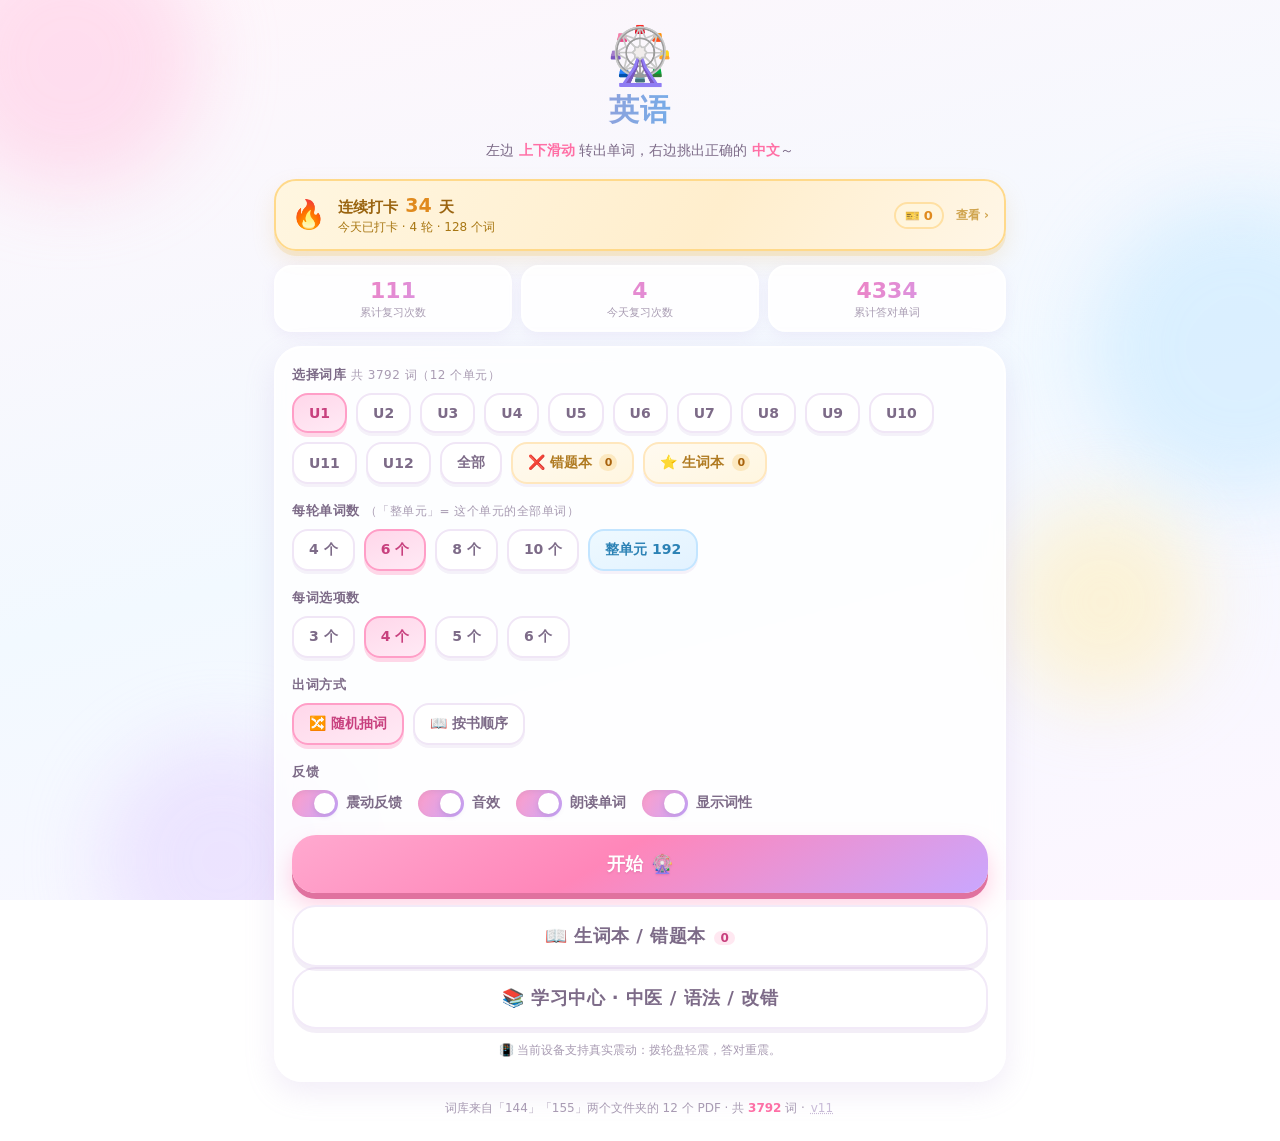
<file: index.html>
<!DOCTYPE html>
<html lang="zh-CN">
<head>
<meta charset="utf-8">
<meta name="viewport" content="width=device-width, initial-scale=1.0, maximum-scale=1.0, user-scalable=no, viewport-fit=cover">
<meta name="theme-color" content="#ffe3f1">
<meta name="apple-mobile-web-app-capable" content="yes">
<meta name="mobile-web-app-capable" content="yes">
<meta name="apple-mobile-web-app-title" content="英语轮盘">
<meta name="apple-mobile-web-app-status-bar-style" content="default">
<title>🎡 英语 · 单词轮盘</title>
<link rel="manifest" href="manifest.webmanifest">
<link rel="icon" type="image/png" href="icon-192.png">
<link rel="apple-touch-icon" href="apple-touch-icon.png">
<link rel="stylesheet" href="styles.css">
</head>
<body>

<!-- 背景装饰 -->
<div class="bg" aria-hidden="true">
  <span class="blob b1"></span>
  <span class="blob b2"></span>
  <span class="blob b3"></span>
  <span class="blob b4"></span>
</div>

<!-- ============ 首页 ============ -->
<section id="screen-menu" class="screen screen-menu is-active">
  <header class="hero">
    <div class="hero-emoji">🎡</div>
    <h1>英语</h1>
    <p class="hero-sub">左边 <b>上下滑动</b> 转出单词，右边挑出正确的 <b>中文</b>～</p>
  </header>

  <button class="checkin-card" id="checkinCard">
    <span class="cc-emoji" id="ccEmoji">📅</span>
    <span class="cc-main">
      <span class="cc-title">连续打卡 <b id="ccStreak">0</b> 天</span>
      <span class="cc-sub" id="ccToday">今天还没打卡，玩一轮就行～</span>
    </span>
    <span class="cc-cards" id="ccCardsWrap">🎫 <b id="ccCards">0</b></span>
    <span class="cc-go">查看 ›</span>
  </button>

  <div class="counter-strip" id="counterStrip">
    <div class="count-item">
      <span class="count-num" id="cTotal">0</span>
      <span class="count-lab">累计复习次数</span>
    </div>
    <div class="count-item">
      <span class="count-num" id="cToday">0</span>
      <span class="count-lab">今天复习次数</span>
    </div>
    <div class="count-item">
      <span class="count-num" id="cWords">0</span>
      <span class="count-lab">累计答对单词</span>
    </div>
  </div>

  <div class="panel">
    <div class="field">
      <div class="label">选择词库 <span class="hint" id="bankHint"></span></div>
      <div class="chips" id="unitChips"></div>
    </div>

    <div class="field">
      <div class="label">每轮单词数 <span class="hint">（「整单元」= 这个单元的全部单词）</span></div>
      <div class="chips" id="sizeChips">
        <button class="chip" data-size="4">4 个</button>
        <button class="chip" data-size="6">6 个</button>
        <button class="chip" data-size="8">8 个</button>
        <button class="chip" data-size="10">10 个</button>
        <button class="chip chip-all" data-size="ALL" id="chipSizeAll">整单元 0</button>
      </div>
    </div>

    <div class="field">
      <div class="label">每词选项数</div>
      <div class="chips" id="optChips">
        <button class="chip" data-opts="3">3 个</button>
        <button class="chip" data-opts="4">4 个</button>
        <button class="chip" data-opts="5">5 个</button>
        <button class="chip" data-opts="6">6 个</button>
      </div>
    </div>

    <div class="field">
      <div class="label">出词方式</div>
      <div class="chips" id="modeChips">
        <button class="chip" data-mode="random">🔀 随机抽词</button>
        <button class="chip" data-mode="order">📖 按书顺序</button>
      </div>
      <p class="order-note" id="orderNote" hidden></p>
    </div>

    <div class="field">
      <div class="label">反馈</div>
      <div class="switches">
        <label class="switch"><input type="checkbox" id="swHaptics"><span class="track"><span class="knob"></span></span><span class="switch-text">震动反馈</span></label>
        <label class="switch"><input type="checkbox" id="swSound"><span class="track"><span class="knob"></span></span><span class="switch-text">音效</span></label>
        <label class="switch"><input type="checkbox" id="swSpeak"><span class="track"><span class="knob"></span></span><span class="switch-text">朗读单词</span></label>
        <label class="switch"><input type="checkbox" id="swPos"><span class="track"><span class="knob"></span></span><span class="switch-text">显示词性</span></label>
      </div>
    </div>

    <button class="btn btn-primary btn-big" id="btnStart">开始 🎡</button>
    <button class="btn btn-ghost btn-big btn-book" id="btnBook">📖 生词本 / 错题本 <b class="cnt" id="cntBook">0</b></button>
    <a class="btn btn-ghost btn-big" id="btnStudy" href="study.html" style="display:flex;align-items:center;justify-content:center;text-decoration:none">📚 学习中心 · 中医 / 语法 / 改错</a>
    <p class="tiny-note" id="hapticNote"></p>
  </div>

  <footer class="foot">词库来自「144」「155」两个文件夹的 12 个 PDF · 共 <b id="totalWords">0</b> 词 · <span id="appVer" class="app-ver" title="点一下可清除旧缓存并刷新">v11</span></footer>
</section>

<!-- ============ 游戏页：左轮盘 + 右选项 ============ -->
<section id="screen-game" class="screen screen-game">
  <header class="topbar">
    <button class="icon-btn" id="btnBack" aria-label="返回">←</button>
    <div class="topbar-mid">
      <div class="tb-title" id="tbTitle">U1</div>
      <div class="tb-sub" id="tbSub">还剩 0 个词</div>
    </div>
    <button class="icon-btn" id="btnSpeak" aria-label="朗读当前单词">🔊</button>
  </header>

  <div class="statbar">
    <div class="stat"><span class="stat-k">连击</span><span class="stat-v" id="statCombo">×0</span></div>
    <div class="stat"><span class="stat-k">用时</span><span class="stat-v" id="statTime">0:00</span></div>
    <div class="stat"><span class="stat-k">得分</span><span class="stat-v" id="statScore">0</span></div>
  </div>

  <div class="progress"><span id="progressBar"></span></div>

  <main class="spin-stage">
    <section class="drum-col">
      <div class="drum-wrap" id="drumWrap" aria-label="单词轮盘，上下滑动切换">
        <div class="drum-band" aria-hidden="true"></div>
        <ul class="drum" id="drum"></ul>
        <span class="drum-arrow up" aria-hidden="true">︿</span>
        <span class="drum-arrow down" aria-hidden="true">﹀</span>
      </div>
      <p class="drum-hint" id="drumHint">上下滑动切换单词</p>
    </section>

    <section class="quiz-col" id="quizCol">
      <div class="quiz-head" id="quizHead"><span id="quizNo">1 / 6</span> · 选一个正确的中文</div>
      <div class="opts" id="opts"></div>
      <div class="quiz-feed" id="quizFeed"><span class="feed-bubble" id="feedBubble"></span></div>
    </section>
  </main>

  <!-- 例句：答对后出现在轮盘下面 -->
  <aside class="sentence-card" id="sentenceCard" hidden>
    <div class="sc-top">
      <span class="sc-tag" id="scTag">例句</span>
      <button type="button" class="sc-say" id="btnSaySentence">🔊 朗读</button>
    </div>
    <p class="sc-en" id="scEn"></p>
    <p class="sc-zh" id="scZh"></p>
  </aside>

  <div class="gamebar segbar" id="segBar" hidden>
    <button class="btn btn-ghost" id="btnPrevSeg">⏮ 上一段</button>
    <button class="btn btn-ghost" id="btnNextSeg">⏭ 下一段</button>
  </div>

  <div class="gamebar">
    <button class="btn btn-ghost" id="btnRestart">↻ 重开本轮</button>
    <button class="btn btn-ghost" id="btnHome">🏠 主菜单</button>
  </div>
</section>

<!-- ============ 生词本 / 错题本 ============ -->
<section id="screen-book" class="screen screen-book">
  <header class="topbar">
    <button class="icon-btn" id="btnBookBack" aria-label="返回">←</button>
    <div class="topbar-mid">
      <div class="tb-title">📖 生词本 / 错题本</div>
      <div class="tb-sub" id="bookSub">共 0 个词</div>
    </div>
    <button class="icon-btn" id="btnBookClear" aria-label="清空当前分类">🗑️</button>
  </header>

  <div class="chips book-tabs" id="bookTabs">
    <button class="chip" data-tab="all">全部 <b class="cnt" id="tabAllCnt">0</b></button>
    <button class="chip" data-tab="wrong">❌ 错题 <b class="cnt" id="tabWrongCnt">0</b></button>
    <button class="chip" data-tab="star">⭐ 收藏 <b class="cnt" id="tabStarCnt">0</b></button>
  </div>

  <p class="book-tip" id="bookTip">点一行可以听发音 · ❌ 是点错过的词（答对会自动减少，掌握后自动移出）· ⭐ 是长按轮盘里的单词手动收藏的词</p>

  <div class="book-list" id="bookList"></div>

  <div class="gamebar">
    <button class="btn btn-primary" id="btnPractice">开始练习这 0 个词</button>
  </div>
</section>

<!-- ============ 结算浮层 ============ -->
<div class="overlay" id="overlay">
  <div class="sheet">
    <div class="sheet-emoji" id="sheetEmoji">🎉</div>
    <h2 id="sheetTitle">本轮完成！</h2>
    <p class="sheet-sub" id="sheetSub">太棒啦，继续下一轮吧～</p>
    <div class="result-grid">
      <div class="res"><span class="res-k">用时</span><span class="res-v" id="resTime">-</span></div>
      <div class="res"><span class="res-k">最高连击</span><span class="res-v" id="resCombo">-</span></div>
      <div class="res"><span class="res-k">得分</span><span class="res-v" id="resScore">-</span></div>
      <div class="res"><span class="res-k">正确率</span><span class="res-v" id="resAcc">-</span></div>
    </div>
    <div class="sheet-btns">
      <div class="sheet-checkin" id="sheetCheckin"></div>
      <button class="btn btn-retry" id="btnRetryWrong">❌ 重练本轮的错词</button>
      <button class="btn btn-primary" id="btnNext">下一轮 →</button>
      <button class="btn btn-ghost" id="btnMenu2">返回菜单</button>
    </div>
  </div>
</div>

<!-- ============ 打卡记录 ============ -->
<section id="screen-checkin" class="screen screen-checkin">
  <header class="topbar">
    <button class="icon-btn" id="btnCheckinBack" aria-label="返回">←</button>
    <div class="topbar-mid">
      <div class="tb-title">📅 打卡记录</div>
      <div class="tb-sub" id="ckSub">连续 0 天</div>
    </div>
    <span class="icon-btn" aria-hidden="true" style="visibility:hidden">·</span>
  </header>

  <div class="ck-stats">
    <div class="ck-stat"><span class="ck-num" id="ckStreak">0</span><span class="ck-lab">连续天数</span></div>
    <div class="ck-stat"><span class="ck-num" id="ckBest">0</span><span class="ck-lab">最长连续</span></div>
    <div class="ck-stat"><span class="ck-num" id="ckTotal">0</span><span class="ck-lab">累计打卡天</span></div>
  </div>

  <div class="ck-today" id="ckToday"></div>

  <div class="makeup-bar" id="makeupBar">
    <span class="mk-ico">🎫</span>
    <span>补签卡 <b id="makeupCount">0</b></span>
    <span class="mk-hint" id="makeupHint">连续答对 2 个词得 1 张 · 点没打卡的日子可补签</span>
  </div>

  <div class="ck-head">
    <span>最近 10 周</span>
    <span class="ck-legend">少 <i class="lv0"></i><i class="lv1"></i><i class="lv2"></i><i class="lv3"></i><i class="lv4"></i> 多</span>
  </div>
  <div class="ck-grid" id="ckGrid"></div>

  <p class="book-tip">
    · 每天完成 <b>1 轮</b>（把本轮单词全部答对）就算打卡成功<br>
    · 点格子可以看那天练了多少；点<b>没打卡</b>的日子可以用补签卡补上<br>
    · 连续天数断一天就归零，最长连续会一直留着
  </p>
</section>

<!-- 补签确认 -->
<div class="overlay" id="makeupOverlay">
  <div class="sheet sheet-sm">
    <div class="sheet-emoji">🎫</div>
    <h2 id="mkTitle">补签这一天？</h2>
    <p class="sheet-sub" id="mkSub">将消耗 1 张补签卡</p>
    <div class="sheet-btns">
      <button class="btn btn-primary" id="mkConfirm">确定使用</button>
      <button class="btn btn-ghost" id="mkCancel">取消</button>
    </div>
  </div>
</div>

<!-- 轻提示 -->
<div class="toast" id="toast"></div>
<script src="words.js"></script>
<script src="sentences.js"></script>
<script src="app.js"></script>
<script>
// 注册 Service Worker：装到主屏幕后没网也能玩（file:// 打开时自动跳过）
if ('serviceWorker' in navigator && location.protocol.indexOf('http') === 0) {
  window.addEventListener('load', function () {
    navigator.serviceWorker.register('sw.js').catch(function () {});
  });
}
</script>
</body>
</html>
</file>
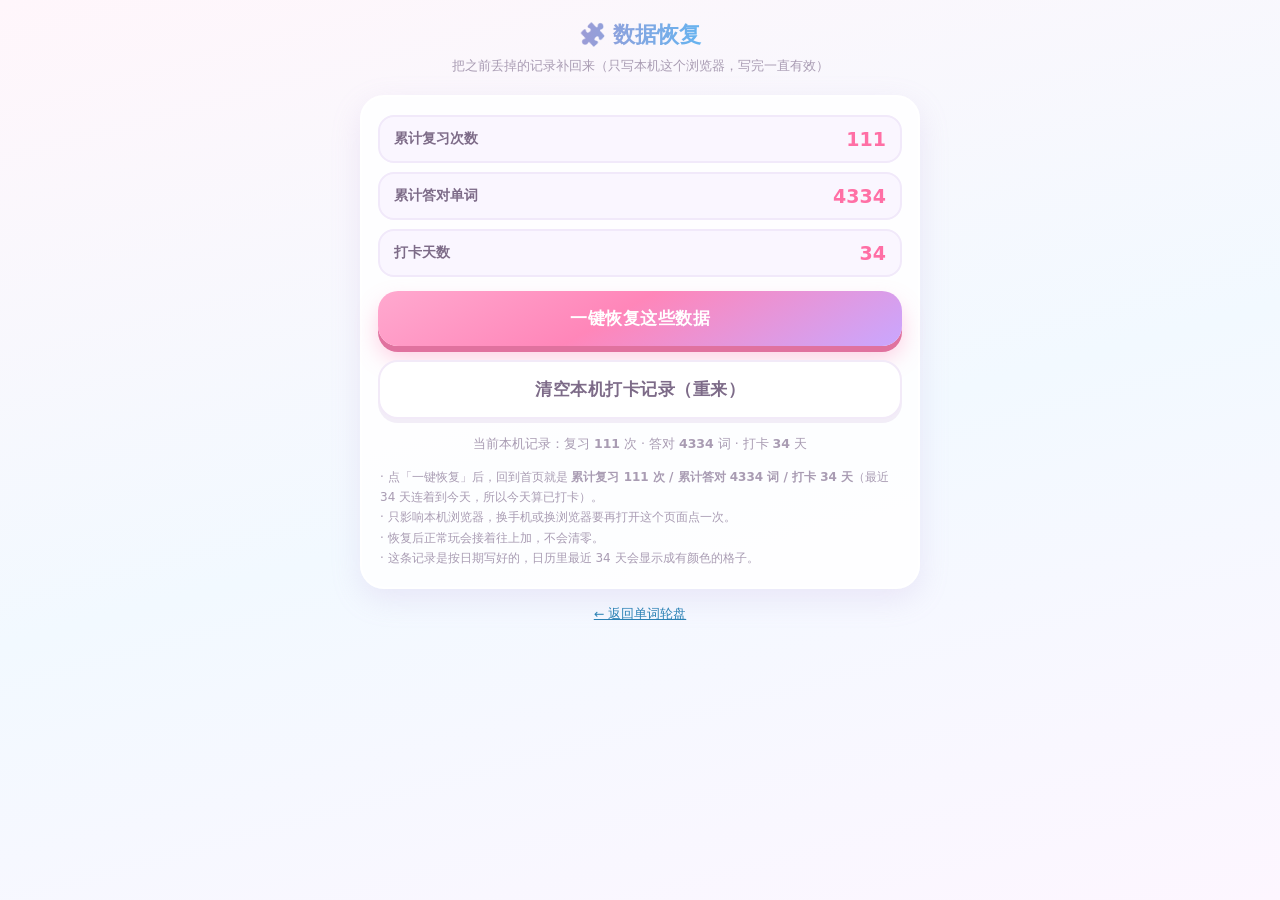
<file: restore.html>
<!DOCTYPE html>
<html lang="zh-CN">
<head>
<meta charset="utf-8">
<meta name="viewport" content="width=device-width, initial-scale=1.0, viewport-fit=cover">
<meta name="theme-color" content="#ffe3f1">
<title>🧩 数据恢复 · 英语轮盘</title>
<style>
  :root{ --pink:#ff9ec7; --pink-d:#ff6fa5; --ink:#4b3a55; --ink-2:#7d6b88; --ink-3:#a99cb3; }
  *{ box-sizing:border-box; }
  body{
    margin:0; padding:calc(20px + env(safe-area-inset-top)) 16px calc(28px + env(safe-area-inset-bottom));
    font-family: ui-rounded, "PingFang SC", "Hiragino Sans GB", "Microsoft YaHei", system-ui, -apple-system, sans-serif;
    color:var(--ink);
    background: linear-gradient(165deg,#fff6fb 0%, #f2f9ff 52%, #fdf6ff 100%);
    min-height:100vh;
  }
  .wrap{ max-width:560px; margin:0 auto; }
  h1{ font-size:22px; margin:0 0 6px; text-align:center;
      background:linear-gradient(96deg,#ff6fa5,#5cb8f5 65%,#c9a7ff);
      -webkit-background-clip:text; background-clip:text; color:transparent; }
  .sub{ text-align:center; color:var(--ink-3); font-size:13px; margin:0 0 18px; line-height:1.6; }
  .panel{ background:rgba(255,255,255,.88); border:2px solid #fff; border-radius:24px;
          padding:18px 16px; box-shadow:0 10px 30px rgba(180,150,210,.18); }
  .row{ display:flex; align-items:center; justify-content:space-between; gap:10px;
        padding:11px 14px; margin-bottom:9px; border-radius:16px; background:#faf6ff; border:2px solid #f1e9fa; }
  .k{ font-size:13.5px; font-weight:700; color:var(--ink-2); }
  .v{ font-size:19px; font-weight:800; color:var(--pink-d); }
  .hint{ font-size:12px; color:var(--ink-3); line-height:1.7; margin:12px 2px 0; }
  .btn{ display:block; width:100%; border:none; border-radius:20px; padding:16px;
        font-size:17px; font-weight:800; letter-spacing:.5px; color:#fff; margin-top:14px;
        background:linear-gradient(150deg,#ffa9cf,#ff86b9 45%,#c9a7ff);
        box-shadow:0 6px 0 #e0729f, 0 12px 22px rgba(255,120,175,.35); cursor:pointer; }
  .btn:active{ transform:scale(.96); box-shadow:0 2px 0 #e0729f; }
  .btn.ghost{ background:#fff; color:var(--ink-2); box-shadow:0 4px 0 rgba(190,160,210,.18); border:2px solid #f2eaf8; }
  .btn.ghost:active{ transform:scale(.97); box-shadow:0 1px 0 rgba(190,160,210,.2); }
  .ok{ display:none; margin-top:14px; padding:12px 14px; border-radius:16px; text-align:center;
       font-size:14px; font-weight:800; color:#1f7a4d;
       background:linear-gradient(160deg,#eafff2,#d6f8e5); border:2px solid #5cc98a; line-height:1.6; }
  .ok.show{ display:block; }
  .cur{ font-size:12.5px; color:var(--ink-3); text-align:center; margin-top:14px; line-height:1.7; }
  a{ color:#2c82b5; }
</style>
</head>
<body>
<div class="wrap">
  <h1>🧩 数据恢复</h1>
  <p class="sub">把之前丢掉的记录补回来（只写本机这个浏览器，写完一直有效）</p>

  <div class="panel">
    <div class="row"><span class="k">累计复习次数</span><span class="v" id="vRounds">111</span></div>
    <div class="row"><span class="k">累计答对单词</span><span class="v" id="vWords">4334</span></div>
    <div class="row"><span class="k">打卡天数</span><span class="v" id="vDays">34</span></div>

    <button class="btn" id="btnRestore">一键恢复这些数据</button>
    <button class="btn ghost" id="btnClear">清空本机打卡记录（重来）</button>

    <div class="ok" id="okBox"></div>
    <p class="cur" id="curBox">正在读取当前数据…</p>

    <p class="hint">
      · 点「一键恢复」后，回到首页就是 <b>累计复习 111 次 / 累计答对 4334 词 / 打卡 34 天</b>（最近 34 天连着到今天，所以今天算已打卡）。<br>
      · 只影响本机浏览器，换手机或换浏览器要再打开这个页面点一次。<br>
      · 恢复后正常玩会接着往上加，不会清零。<br>
      · 这条记录是按日期写好的，日历里最近 34 天会显示成有颜色的格子。
    </p>
  </div>

  <p class="cur"><a href="index.html">← 返回单词轮盘</a></p>
</div>

<script>
(function () {
  'use strict';
  var KEY = 'enMatch.checkin.v1';
  var TARGET = { rounds: 111, words: 4334, days: 34, secsPerRound: 300 };

  var $ = function (s) { return document.querySelector(s); };

  function pad(n) { return String(n).padStart(2, '0'); }
  function keyOf(dt) { return dt.getFullYear() + '-' + pad(dt.getMonth() + 1) + '-' + pad(dt.getDate()); }

  function build() {
    var days = {};
    var n = Math.max(1, TARGET.days), R = TARGET.rounds, W = TARGET.words;
    var rBase = Math.floor(R / n), rMore = R % n;
    var wBase = Math.floor(W / n), wMore = W % n;
    var now = new Date(), secs = 0;
    for (var ago = n - 1; ago >= 0; ago--) {
      var dt = new Date(now.getFullYear(), now.getMonth(), now.getDate() - ago);
      var dr = rBase + (ago < rMore ? 1 : 0);
      var dw = wBase + (ago < wMore ? 1 : 0);
      days[keyOf(dt)] = { rounds: dr, words: dw, secs: dr * TARGET.secsPerRound };
      secs += dr * TARGET.secsPerRound;
    }
    return { days: days, total: { rounds: R, words: W, secs: secs } };
  }

  function read() {
    try { return JSON.parse(localStorage.getItem(KEY)) || null; } catch (e) { return null; }
  }

  function showCurrent() {
    var c = read();
    var box = $('#curBox');
    if (!c) { box.innerHTML = '当前：<b>没有任何打卡记录</b>'; return; }
    var t = c.total || { rounds: 0, words: 0 };
    var dn = Object.keys(c.days || {}).length;
    box.innerHTML = '当前本机记录：复习 <b>' + (t.rounds || 0) + '</b> 次 · 答对 <b>' + (t.words || 0) +
      '</b> 词 · 打卡 <b>' + dn + '</b> 天';
  }

  function ok(msg) {
    var b = $('#okBox');
    b.innerHTML = msg;
    b.classList.add('show');
  }

  $('#btnRestore').addEventListener('click', function () {
    try {
      localStorage.setItem(KEY, JSON.stringify(build()));
      ok('✅ 已恢复：累计复习 111 次 · 累计答对 4334 词 · 打卡 34 天<br><br>' +
         '<a href="index.html">点这里回首页看看</a>');
      showCurrent();
    } catch (e) {
      ok('⚠️ 写入失败：' + e.message + '<br>可能是浏览器隐私模式 / 存储被禁用。');
    }
  });

  $('#btnClear').addEventListener('click', function () {
    try {
      localStorage.removeItem(KEY);
      ok('🧹 已清空本机打卡记录，回首页就是 0。');
      showCurrent();
    } catch (e) {
      ok('⚠️ 清空失败：' + e.message);
    }
  });

  showCurrent();
})();
</script>
</body>
</html>
</file>
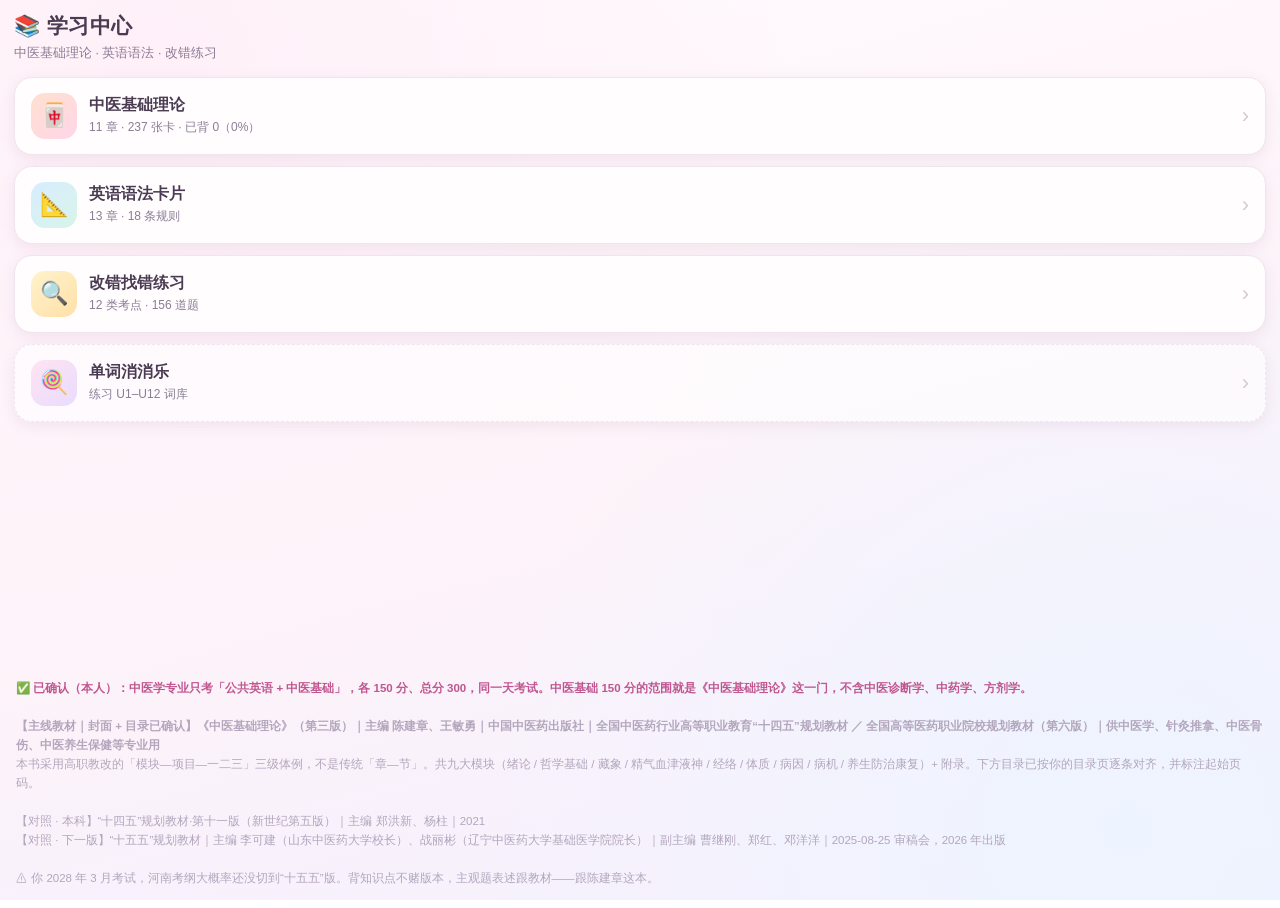
<file: study.html>
<!DOCTYPE html>
<html lang="zh-CN">
<head>
<meta charset="utf-8">
<meta name="viewport" content="width=device-width, initial-scale=1.0, maximum-scale=1.0, user-scalable=no, viewport-fit=cover">
<meta name="theme-color" content="#ffe3f1">
<meta name="apple-mobile-web-app-capable" content="yes">
<meta name="mobile-web-app-capable" content="yes">
<meta name="apple-mobile-web-app-title" content="学习中心">
<meta name="apple-mobile-web-app-status-bar-style" content="default">
<title>📚 学习中心 · 中医基础 + 英语语法 + 改错</title>
<link rel="icon" type="image/png" href="icon-192.png">
<link rel="apple-touch-icon" href="apple-touch-icon.png">
<link rel="stylesheet" href="study.css">
</head>
<body>

<div id="app">

  <!-- ============ 首页 ============ -->
  <section class="screen active" id="scr-home">
    <header class="hd">
      <h1>📚 学习中心</h1>
      <p class="hd-sub">中医基础理论 · 英语语法 · 改错练习</p>
    </header>

    <div class="entry" data-go="tcm">
      <div class="entry-ico">🀄</div>
      <div class="entry-txt">
        <strong>中医基础理论</strong>
        <span id="cnt-tcm">—</span>
      </div>
      <div class="entry-arrow">›</div>
    </div>

    <div class="entry" data-go="gram">
      <div class="entry-ico">📐</div>
      <div class="entry-txt">
        <strong>英语语法卡片</strong>
        <span id="cnt-gram">—</span>
      </div>
      <div class="entry-arrow">›</div>
    </div>

    <div class="entry" data-go="err">
      <div class="entry-ico">🔍</div>
      <div class="entry-txt">
        <strong>改错找错练习</strong>
        <span id="cnt-err">—</span>
      </div>
      <div class="entry-arrow">›</div>
    </div>

    <div class="entry ghost" data-go="back">
      <div class="entry-ico">🍭</div>
      <div class="entry-txt">
        <strong>单词消消乐</strong>
        <span>练习 U1–U12 词库</span>
      </div>
      <div class="entry-arrow">›</div>
    </div>

    <p class="foot-note" id="edition-note"></p>
  </section>

  <!-- ============ 目录（章节目录） ============ -->
  <section class="screen" id="scr-list">
    <header class="hd hd-row">
      <button class="btn-back" data-go="home">‹</button>
      <div style="flex:1 1 auto;min-width:0">
        <h1 id="list-title">目录</h1>
        <p class="hd-sub" id="list-sub"></p>
      </div>
      <div class="hd-badge" id="list-badge" hidden></div>
    </header>
    <div id="list-search-wrap" class="search-wrap" hidden>
      <input id="search-input" type="search" placeholder="搜关键词，如：五行 / 藏象 / 亡阳" autocomplete="off">
    </div>
    <div id="list-stats" class="mod-stats" hidden></div>
    <div id="list-tools" class="list-tools" hidden></div>
    <div id="list-body" class="list-body"></div>
  </section>

  <!-- ============ 卡片浏览（中医 / 语法通用） ============ -->
  <section class="screen" id="scr-cards">
    <header class="hd hd-row">
      <button class="btn-back" data-go="list">‹</button>
      <div style="flex:1 1 auto;min-width:0">
        <h1 id="cards-title">卡片</h1>
        <p class="hd-sub"><span id="card-pos">1 / 1</span> · <span id="card-memo">已背 0</span></p>
      </div>
      <button class="btn-mode" id="btnSelfTest" title="自测模式：先遮住答案">🙈 自测</button>
    </header>
    <div id="cards-body" class="cards-body"></div>
  </section>

  <!-- ============ 改错答题 ============ -->
  <section class="screen" id="scr-quiz">
    <header class="hd hd-row">
      <button class="btn-back" data-go="list">‹</button>
      <div>
        <h1 id="quiz-title">改错</h1>
        <p class="hd-sub"><span id="quiz-pos">1 / 1</span> · 点出错的那个词</p>
      </div>
    </header>

    <div class="quiz-body">
      <div class="sentence" id="quiz-sentence"></div>
      <div class="quiz-tools">
        <button class="btn-mini" id="btn-noerror">这行没错</button>
        <button class="btn-mini" id="btn-skip">跳过</button>
      </div>
      <div class="answer" id="quiz-answer" hidden></div>
      <button class="btn-next" id="btn-next" hidden>下一题 ›</button>
    </div>
  </section>

</div>

<script src="data/data-tcm.js"></script>
<script src="data/data-grammar.js"></script>
<script src="data/data-errors.js"></script>
<script src="study.js"></script>
<script>
// 注册 Service Worker：这样直接打开 study.html 也能离线缓存（file:// 时自动跳过）
if ('serviceWorker' in navigator && location.protocol.indexOf('http') === 0) {
  window.addEventListener('load', function () {
    navigator.serviceWorker.register('sw.js').catch(function () {});
  });
}
</script>
</body>
</html>
</file>
<file: styles.css>
/* ===========================================================
   英语连连看 · 样式表
   可爱风 + 果冻按压手感 + 移动端优先
   =========================================================== */

:root{
  --pink:#ff9ec7;
  --pink-d:#ff6fa5;
  --pink-l:#ffe3f1;
  --blue:#8fd3ff;
  --blue-d:#5cb8f5;
  --blue-l:#e6f5ff;
  --mint:#8ee6a8;
  --yellow:#ffd76e;
  --purple:#c9a7ff;

  --ink:#4b3a55;
  --ink-2:#7d6b88;
  --ink-3:#a99cb3;

  --card-radius:22px;
  --shadow-card: 0 4px 0 rgba(190,160,210,.16), 0 10px 22px rgba(170,130,200,.16);
  --shadow-card-press: 0 1px 0 rgba(190,160,210,.18), 0 3px 8px rgba(170,130,200,.14);
  --safe-top: env(safe-area-inset-top, 0px);
  --safe-bot: env(safe-area-inset-bottom, 0px);
}

*{ box-sizing:border-box; }

html,body{ height:100%; }

body{
  margin:0;
  color:var(--ink);
  font-family: ui-rounded, "PingFang SC", "Hiragino Sans GB", "Microsoft YaHei",
               system-ui, -apple-system, "Segoe UI", Roboto, "Helvetica Neue", sans-serif;
  background: linear-gradient(165deg,#fff6fb 0%, #f2f9ff 52%, #fdf6ff 100%);
  background-attachment: fixed;
  -webkit-font-smoothing: antialiased;
  overscroll-behavior-y: none;
  -webkit-tap-highlight-color: transparent;
  touch-action: manipulation;
  user-select: none;
  -webkit-user-select: none;
  -webkit-touch-callout: none;
}

button{ font-family:inherit; color:inherit; cursor:pointer; touch-action:manipulation; }

/* ---------- 背景泡泡 ---------- */
.bg{ position:fixed; inset:0; overflow:hidden; pointer-events:none; z-index:0; }
.blob{
  position:absolute; display:block; border-radius:50%;
  filter: blur(38px); opacity:.55;
  animation: floaty 14s ease-in-out infinite;
}
.b1{ width:260px; height:260px; background:#ffc9e3; top:-70px; left:-60px; }
.b2{ width:300px; height:300px; background:#c6e8ff; top:22%; right:-110px; animation-delay:-3s; }
.b3{ width:240px; height:240px; background:#e3d4ff; bottom:-80px; left:8%; animation-delay:-6s; }
.b4{ width:200px; height:200px; background:#ffeeb8; bottom:22%; right:6%; animation-delay:-9s; }
@keyframes floaty{
  0%,100%{ transform: translate3d(0,0,0) scale(1); }
  50%    { transform: translate3d(0,-22px,0) scale(1.06); }
}

/* ---------- 屏幕切换 ---------- */
.screen{
  position:relative; z-index:1;
  display:none;
  min-height:100%;
  padding: calc(14px + var(--safe-top)) 14px calc(24px + var(--safe-bot));
  max-width:760px; margin:0 auto;
}
.screen.is-active{ display:block; animation: fadeUp .32s cubic-bezier(.34,1.4,.64,1); }
@keyframes fadeUp{ from{ opacity:0; transform: translateY(14px);} to{ opacity:1; transform:none;} }

/* ===========================================================
   首页
   =========================================================== */
.hero{ text-align:center; padding:14px 0 18px; }
.hero-emoji{ font-size:56px; line-height:1; animation: bob 2.6s ease-in-out infinite; }
@keyframes bob{ 0%,100%{ transform: translateY(0) rotate(-4deg);} 50%{ transform: translateY(-8px) rotate(4deg);} }
.hero h1{
  margin:6px 0 8px; font-size:30px; letter-spacing:1px;
  background: linear-gradient(96deg, var(--pink-d), var(--blue-d) 65%, var(--purple));
  -webkit-background-clip:text; background-clip:text; color:transparent;
  font-weight:800;
}
.hero-sub{ margin:0; color:var(--ink-2); font-size:14px; line-height:1.6; }
.hero-sub b{ color:var(--pink-d); }

.panel{
  background: rgba(255,255,255,.82);
  backdrop-filter: blur(10px);
  -webkit-backdrop-filter: blur(10px);
  border: 2px solid #fff;
  border-radius: 28px;
  padding: 18px 16px 20px;
  box-shadow: 0 10px 30px rgba(180,150,210,.18);
}

.field{ margin-bottom:18px; }
.label{ font-size:13px; font-weight:700; color:var(--ink-2); margin-bottom:9px; letter-spacing:.5px; }
.label .hint{ font-weight:500; color:var(--ink-3); font-size:12px; }

.chips{ display:flex; flex-wrap:wrap; gap:9px; }

.chip{
  border:2px solid #f0e6f6;
  background:#fff;
  border-radius:16px;
  padding:10px 15px;
  font-size:14px; font-weight:700; color:var(--ink-2);
  box-shadow: 0 3px 0 rgba(190,160,210,.14);
  transition: transform .16s cubic-bezier(.34,1.56,.64,1), background .2s, color .2s, border-color .2s, box-shadow .16s;
}
.chip:active{ transform: scale(.9); box-shadow: var(--shadow-card-press); }
.chip.on{
  background: linear-gradient(160deg, #ffd7ea, #ffeaf5);
  border-color: var(--pink);
  color:#c8407e;
  box-shadow: 0 4px 0 rgba(255,140,190,.35);
}
.chip.on[data-mode="order"], .chip.on[data-unit], .chip.on[data-size]{ color:#c8407e; }

/* 特殊词库：错题本 / 生词本 */
.chip-special{ background: linear-gradient(160deg,#fffaf0,#fff6e0); border-color:#ffe7bd; color:#b07b22; }
.chip-special.on{ background: linear-gradient(160deg,#ffe9bf,#fff4dd); border-color:#f5c65c; color:#a8620c; box-shadow: 0 4px 0 rgba(240,190,90,.4); }
.chip .cnt{
  display:inline-block; min-width:18px; padding:0 5px; margin-left:3px;
  border-radius:99px; background:rgba(255,111,165,.16); color:#c8407e;
  font-size:11px; line-height:17px; font-weight:800; vertical-align:1px;
}
.chip-special .cnt{ background:rgba(240,180,60,.22); color:#a8620c; }
.btn-book{ margin-top:12px; font-size:15px; }
.btn-book .cnt{
  display:inline-block; min-width:18px; padding:0 6px; margin-left:2px;
  border-radius:99px; background:rgba(255,111,165,.16); color:#c8407e; font-size:12px;
}
.btn-retry{
  background: linear-gradient(150deg,#ffe0b8,#ffc98a);
  color:#8a4d00; box-shadow: 0 6px 0 #e8a95c, 0 12px 22px rgba(240,170,80,.3);
}
.btn-retry:active{ box-shadow: 0 2px 0 #e8a95c, 0 5px 12px rgba(240,170,80,.28); }
.btn:disabled{ opacity:.45; box-shadow:none; filter:grayscale(.35); }
.btn:disabled:active{ transform:none; }

/* 开关 */
.switches{ display:flex; flex-wrap:wrap; gap:10px 16px; }
.switch{ display:flex; align-items:center; gap:8px; font-size:14px; font-weight:600; color:var(--ink-2); }
.switch input{ position:absolute; opacity:0; width:0; height:0; }
.switch .track{
  width:46px; height:27px; border-radius:99px; background:#ece2f2;
  display:inline-block; position:relative; transition: background .22s;
  box-shadow: inset 0 2px 4px rgba(150,120,180,.18);
}
.switch .knob{
  position:absolute; top:3px; left:3px; width:21px; height:21px; border-radius:50%;
  background:#fff; box-shadow:0 2px 5px rgba(150,120,180,.35);
  transition: transform .26s cubic-bezier(.34,1.56,.64,1);
}
.switch input:checked + .track{ background: linear-gradient(120deg, var(--pink), var(--purple)); }
.switch input:checked + .track .knob{ transform: translateX(19px); }
.switch input:focus-visible + .track{ outline:3px solid #ffd0e4; outline-offset:2px; }

/* 按钮 */
.btn{
  border:none; border-radius:20px; padding:14px 20px;
  font-size:16px; font-weight:800; letter-spacing:.5px;
  transition: transform .16s cubic-bezier(.34,1.56,.64,1), box-shadow .16s, filter .2s;
}
.btn:active{ transform: scale(.93) translateY(1px); }
.btn-primary{
  background: linear-gradient(150deg, #ffa9cf, #ff86b9 45%, #c9a7ff);
  color:#fff;
  box-shadow: 0 6px 0 #e0729f, 0 12px 22px rgba(255,120,175,.35);
  text-shadow: 0 1px 2px rgba(180,60,120,.28);
}
.btn-primary:active{ box-shadow: 0 2px 0 #e0729f, 0 5px 12px rgba(255,120,175,.3); }
.btn-big{ width:100%; padding:17px; font-size:18px; border-radius:24px; }
.btn-ghost{
  background:#fff; color:var(--ink-2);
  box-shadow: 0 4px 0 rgba(190,160,210,.18);
  border:2px solid #f2eaf8;
}
.btn-ghost:active{ box-shadow: 0 1px 0 rgba(190,160,210,.2); }

.tiny-note{ font-size:12px; color:var(--ink-3); text-align:center; margin:12px 0 0; line-height:1.6; }

/* 📖 顺序模式的位置提示（菜单里显示「下次从第几词开始」） */
.order-note{
  margin:10px 0 0; padding:8px 10px; font-size:12px; line-height:1.7; color:var(--ink-2);
  background:#fffafd; border:2px solid #f7ecfa; border-radius:14px;
}
.order-note[hidden]{ display:none; }
.order-note b{ color:var(--pink-d); }
.linkbtn{
  border:0; background:none; padding:0 2px; margin:0; font:inherit; cursor:pointer;
  color:var(--blue-d); text-decoration:underline; text-underline-offset:2px;
}
.foot{ text-align:center; font-size:12px; color:var(--ink-3); margin-top:18px; }
.foot b{ color:var(--pink-d); }

/* ===========================================================
   游戏页
   =========================================================== */
.screen-game{ padding-left:12px; padding-right:12px; }

.topbar{
  display:flex; align-items:center; gap:10px;
  background: rgba(255,255,255,.85);
  backdrop-filter: blur(10px); -webkit-backdrop-filter: blur(10px);
  border:2px solid #fff;
  border-radius:22px;
  padding:8px 10px;
  box-shadow: 0 6px 20px rgba(180,150,210,.16);
  position:sticky; top: calc(8px + var(--safe-top)); z-index:5;
}
.topbar-mid{ flex:1; text-align:center; line-height:1.25; }
.tb-title{ font-weight:800; font-size:15px; }
.tb-sub{ font-size:12px; color:var(--ink-3); }
.icon-btn{
  width:42px; height:42px; border-radius:15px; border:2px solid #f2eaf8;
  background:#fff; font-size:18px; line-height:1; color:var(--ink-2);
  box-shadow: 0 3px 0 rgba(190,160,210,.16);
  transition: transform .16s cubic-bezier(.34,1.56,.64,1), box-shadow .16s;
}
.icon-btn:active{ transform: scale(.88); box-shadow: var(--shadow-card-press); }

.statbar{ display:flex; gap:8px; margin:12px 0 8px; }
.stat{
  flex:1; background: rgba(255,255,255,.8); border:2px solid #fff; border-radius:16px;
  padding:7px 4px; text-align:center; box-shadow: 0 4px 12px rgba(180,150,210,.10);
}
.stat-k{ display:block; font-size:11px; color:var(--ink-3); }
.stat-v{ display:block; font-size:16px; font-weight:800; color:var(--pink-d); }

.progress{
  height:10px; border-radius:99px; background:#f0e7f7; overflow:hidden; margin:0 2px 14px;
  box-shadow: inset 0 2px 4px rgba(150,120,180,.12);
}
.progress span{
  display:block; height:100%; width:0%;
  border-radius:99px;
  background: linear-gradient(90deg, #ffd76e, #ff9ec7 55%, #c9a7ff);
  transition: width .45s cubic-bezier(.34,1.4,.64,1);
}

/* 刚消除的一对 */
.lastmatch{
  display:none; align-items:baseline; gap:6px; flex-wrap:wrap;
  margin:0 2px 12px; padding:8px 12px;
  border-radius:16px;
  background: linear-gradient(120deg,#f2fff7,#f7f4ff);
  border:2px dashed #d9f0e2;
  font-size:13px; color:var(--ink-2);
}
.lastmatch.show{ display:flex; animation: fadeUp .28s ease; }
.lm-k{ font-size:11px; color:#7fc79a; font-weight:800; }
.lm-en{ color:#2f6f96; font-size:14px; }
.lm-dash{ color:var(--ink-3); }
.lm-zh{ color:#a8467c; }

/* ---------- 牌面网格 ---------- */.board{
  display:grid;
  grid-template-columns: repeat(2, minmax(0,1fr));
  gap:10px;
  align-items:stretch;
}
@media (min-width:620px){
  .board{ grid-template-columns: repeat(3, minmax(0,1fr)); gap:12px; }
}
@media (min-width:820px){
  .board{ grid-template-columns: repeat(4, minmax(0,1fr)); }
}

.card{
  position:relative;
  display:flex; flex-direction:column; justify-content:center; gap:4px;
  min-height:78px; width:100%;
  padding:10px 12px;
  border-radius:var(--card-radius);
  text-align:center; overflow:hidden;
  background:#fff;
  box-shadow: var(--shadow-card);
  transition: transform .2s cubic-bezier(.34,1.56,.64,1),
              box-shadow .2s ease,
              border-color .25s ease,
              background .25s ease,
              opacity .3s ease;
  will-change: transform;
  -webkit-backface-visibility:hidden;
}
.card.en{ border:2.5px solid #d3ecff; background: linear-gradient(170deg,#ffffff, #f4fbff); }
.card.zh{ border:2.5px solid #ffdcec; background: linear-gradient(170deg,#ffffff, #fff5fa); }

.card .txt{
  font-size:15px; font-weight:700; line-height:1.35; color:var(--ink);
  word-break: break-word;
  display:-webkit-box; -webkit-line-clamp:3; -webkit-box-orient:vertical; overflow:hidden;
}
.card.en .txt{ font-size:17px; letter-spacing:.3px; color:#2f6f96; font-family: ui-rounded, "SF Pro Rounded", system-ui, sans-serif; }
.card.zh .txt{ color:#a8467c; }
.card.fs-m .txt{ font-size:14px; }
.card.fs-s .txt{ font-size:12.5px; line-height:1.3; -webkit-line-clamp:4; }
.card.en.fs-m .txt{ font-size:16px; }
.card.en.fs-s .txt{ font-size:15px; }

.card i.pos{ font-style:normal; font-weight:800; color:#a58ac9; font-size:.86em; }

.card .tag{
  position:absolute; top:6px; right:8px; font-size:10px; color:#c6b6d4;
  font-weight:800; letter-spacing:.5px;
}

/* 按下：果冻 */
.card:active{
  transform: scale(.9);
  box-shadow: var(--shadow-card-press);
  transition: transform .07s ease-out, box-shadow .07s ease-out;
}
.card.jelly{ animation: jelly .5s cubic-bezier(.34,1.56,.64,1); }
@keyframes jelly{
  0%   { transform: scale(.9); }
  30%  { transform: scale(1.13, .9); }
  55%  { transform: scale(.94, 1.08); }
  75%  { transform: scale(1.04, .97); }
  100% { transform: scale(1); }
}

.card.selected{
  border-color: var(--pink-d);
  background: linear-gradient(170deg,#fff3f9, #ffe6f3);
  box-shadow: 0 0 0 4px rgba(255,111,165,.22), 0 8px 22px rgba(255,111,165,.3);
  transform: translateY(-2px) scale(1.02);
}
.card.selected.en{ border-color: var(--blue-d); box-shadow: 0 0 0 4px rgba(92,184,245,.22), 0 8px 22px rgba(92,184,245,.3); }

.card.wrong{ animation: shake .4s cubic-bezier(.36,.07,.19,.97); border-color:#ff9a9a !important; }
@keyframes shake{
  10%,90%{ transform: translateX(-3px); }
  20%,80%{ transform: translateX(5px); }
  30%,50%,70%{ transform: translateX(-8px); }
  40%,60%{ transform: translateX(8px); }
}

.card.cleared{ animation: pop .44s cubic-bezier(.34,1.56,.64,1) forwards; border-color:#a9e9c3 !important; }
@keyframes pop{
  0%  { transform: scale(1); }
  45% { transform: scale(1.16); box-shadow: 0 0 0 8px rgba(142,230,168,.35); }
  100%{ transform: scale(.94); opacity:.25; }
}
.card.gone{
  pointer-events:none;
  opacity:.3;
  background: repeating-linear-gradient(45deg,#faf7fd,#faf7fd 7px,#f4eefb 7px,#f4eefb 14px);
  border:2.5px dashed #e6dcf0 !important;
  box-shadow:none;
  transform: scale(.96);
}
.card.gone .txt, .card.gone .tag{ opacity:0; }

/* 撒花小点 */
.spark{
  position:fixed; width:9px; height:9px; border-radius:50%; z-index:60; pointer-events:none;
  animation: spark .6s ease-out forwards;
}
@keyframes spark{
  0%  { transform: translate(0,0) scale(1); opacity:1; }
  100%{ transform: translate(var(--dx), var(--dy)) scale(.2); opacity:0; }
}

.gamebar{ display:flex; gap:10px; margin-top:16px; }
.gamebar .btn{ flex:1; padding:12px; font-size:14px; }

/* 📖 顺序模式：⏮ 上一段 / ⏭ 下一段 */
.segbar{ margin-top:12px; }
.segbar[hidden]{ display:none; }

/* ===========================================================
   结算浮层
   =========================================================== */
.overlay{
  position:fixed; inset:0; z-index:100;
  display:none; align-items:center; justify-content:center;
  padding:20px;
  background: rgba(90,60,110,.28);
  backdrop-filter: blur(6px); -webkit-backdrop-filter: blur(6px);
}
.overlay.show{ display:flex; animation: fadeUp .28s ease; }
.sheet{
  width:100%; max-width:400px;
  background: linear-gradient(170deg,#ffffff,#fff7fc);
  border-radius:30px; border:3px solid #fff;
  padding:26px 20px 22px; text-align:center;
  box-shadow: 0 20px 50px rgba(120,80,150,.3);
  animation: sheetIn .42s cubic-bezier(.34,1.56,.64,1);
}
@keyframes sheetIn{ from{ transform: scale(.82); opacity:0; } to{ transform: scale(1); opacity:1; } }
.sheet-emoji{ font-size:52px; animation: bob 1.8s ease-in-out infinite; }
.sheet h2{ margin:6px 0 4px; font-size:22px; }
.sheet-sub{ margin:0 0 16px; font-size:13px; color:var(--ink-3); }

.result-grid{ display:grid; grid-template-columns:1fr 1fr; gap:10px; margin-bottom:18px; }
.res{
  background:#faf6ff; border-radius:16px; padding:10px;
  border:2px solid #f1e9fa;
}
.res-k{ display:block; font-size:11px; color:var(--ink-3); }
.res-v{ display:block; font-size:19px; font-weight:800; color:var(--pink-d); }
.sheet-btns{ display:flex; flex-direction:column; gap:10px; }

/* 轻提示 */
.toast{
  position:fixed; left:50%; bottom: calc(28px + var(--safe-bot));
  transform: translate(-50%, 20px);
  background: rgba(75,58,85,.92); color:#fff;
  padding:11px 18px; border-radius:16px; font-size:13px; font-weight:600;
  opacity:0; pointer-events:none; transition: opacity .25s, transform .25s;
  z-index:200; max-width:80vw; text-align:center;
}
.toast.show{ opacity:1; transform: translate(-50%, 0); }

/* ===========================================================
   生词本 / 错题本
   =========================================================== */
[hidden]{ display:none !important; }

.book-tabs{ margin-bottom:12px; }
.book-tip{ font-size:12px; color:var(--ink-3); line-height:1.65; margin:0 2px 12px; }

.book-list{ display:flex; flex-direction:column; gap:9px; }

.book-item{
  display:flex; align-items:center; gap:10px;
  background:#fff; border:2px solid #f3ecfa; border-radius:18px;
  padding:10px 12px;
  box-shadow: 0 4px 12px rgba(180,150,210,.12);
  transition: transform .16s cubic-bezier(.34,1.56,.64,1), border-color .2s;
}
.book-item:active{ transform: scale(.98); }
.book-item.is-star{ border-color:#ffe3ad; background: linear-gradient(170deg,#fffdf6,#fff8e8); }
.book-item.is-wrong{ border-color:#ffd9e2; background: linear-gradient(170deg,#fffafc,#fff2f7); }

.bi-main{ flex:1; min-width:0; }
.bi-top{ display:flex; align-items:baseline; gap:6px; flex-wrap:wrap; }
.bi-en{ font-size:16px; font-weight:800; color:#2f6f96; }
.bi-no{ font-size:10px; color:#c2b4cf; font-weight:700; }
.bi-zh{ display:block; font-size:12.5px; color:#a8467c; margin-top:2px; line-height:1.4; }
.bi-zh i.pos{ font-style:normal; font-weight:800; color:#a58ac9; font-size:.88em; }

.bi-badges{ display:flex; gap:5px; margin-top:5px; flex-wrap:wrap; }
.badge{
  font-size:10.5px; font-weight:800; padding:2px 8px; border-radius:99px;
}
.badge.wrong{ background:#ffe6ee; color:#d1437c; }
.badge.star{ background:#fff2cf; color:#b07b22; }

.bi-actions{ display:flex; flex-direction:column; gap:6px; }
.mini-btn{
  width:34px; height:34px; border-radius:12px; border:2px solid #f1e9fa; background:#fff;
  font-size:15px; line-height:1; color:var(--ink-3);
  box-shadow: 0 3px 0 rgba(190,160,210,.14);
  transition: transform .16s cubic-bezier(.34,1.56,.64,1), box-shadow .16s, background .2s;
}
.mini-btn:active{ transform: scale(.86); box-shadow: var(--shadow-card-press); }
.mini-btn.on{ background: linear-gradient(160deg,#ffe9bf,#fff7e2); border-color:#f3cd7c; }
.mini-btn.del{ color:#e0839f; }

.book-empty{
  text-align:center; padding:34px 16px; color:var(--ink-3); font-size:13.5px; line-height:1.8;
  background: rgba(255,255,255,.7); border:2px dashed #efe6f7; border-radius:22px;
}
.book-empty .big{ display:block; font-size:40px; margin-bottom:10px; animation: bob 2.6s ease-in-out infinite; }

/* ===========================================================
   打卡
   =========================================================== */
.checkin-card{
  display:flex; align-items:center; gap:12px; width:100%;
  margin:0 0 14px; padding:13px 15px;
  border:2px solid #ffe6bd; border-radius:22px;
  background: linear-gradient(120deg,#fffaf0,#fff4e2 60%,#fff8ee);
  box-shadow: 0 5px 0 rgba(240,200,120,.28), 0 10px 22px rgba(230,180,90,.18);
  text-align:left;
  transition: transform .16s cubic-bezier(.34,1.56,.64,1), box-shadow .16s;
}
.checkin-card:active{ transform: scale(.97); box-shadow: 0 2px 0 rgba(240,200,120,.3); }
.cc-emoji{ font-size:28px; line-height:1; flex:0 0 auto; animation: bob 3s ease-in-out infinite; }
.cc-main{ flex:1; min-width:0; display:flex; flex-direction:column; gap:2px; }
.cc-title{ font-size:15px; font-weight:800; color:#9a6410; }
.cc-title b{ font-size:19px; color:#e08a1e; margin:0 2px; }
.cc-sub{ font-size:12px; color:#b99257; }
.checkin-card.done{ border-color:#ffd98a; background: linear-gradient(120deg,#fff6e0,#ffeecd 60%,#fff6e6); }
.checkin-card.done .cc-sub{ color:#a87713; }
.cc-go{ font-size:12px; font-weight:800; color:#d0a44e; flex:0 0 auto; }

/* 复习次数统计条 */
.counter-strip{
  display:flex; gap:9px; margin:0 0 14px;
}
.count-item{
  flex:1; text-align:center; padding:11px 4px 10px;
  background: rgba(255,255,255,.85);
  border:2px solid #fff; border-radius:18px;
  box-shadow: 0 4px 14px rgba(180,150,210,.12);
}
.count-num{
  display:block; font-size:22px; font-weight:800; line-height:1.15;
  background: linear-gradient(120deg, var(--pink-d), var(--purple));
  -webkit-background-clip:text; background-clip:text; color:transparent;
}
.count-lab{ display:block; font-size:10.5px; color:var(--ink-3); margin-top:2px; }
.count-item.bump .count-num{ animation: bump .5s cubic-bezier(.34,1.56,.64,1); }
@keyframes bump{ 0%{transform:scale(1)} 40%{transform:scale(1.35)} 100%{transform:scale(1)} }

.ck-stats{ display:flex; gap:10px; margin-bottom:12px; }
.ck-stat{
  flex:1; text-align:center; padding:14px 6px;
  background: rgba(255,255,255,.85); border:2px solid #fff; border-radius:20px;
  box-shadow: 0 5px 16px rgba(180,150,210,.12);
}
.ck-num{ display:block; font-size:26px; font-weight:800; color:#e08a1e; line-height:1.1; }
.ck-lab{ display:block; font-size:11.5px; color:var(--ink-3); margin-top:3px; }

.ck-today{
  background: linear-gradient(120deg,#fffaf2,#fff5e6);
  border:2px dashed #ffdfae; border-radius:18px;
  padding:11px 14px; font-size:13px; color:#a87713; line-height:1.7; margin-bottom:14px;
}
.ck-today b{ color:#e08a1e; }

.ck-head{
  display:flex; align-items:center; justify-content:space-between;
  font-size:13px; font-weight:800; color:var(--ink-2); margin:0 2px 8px;
}
.ck-legend{ display:flex; align-items:center; gap:3px; font-size:11px; font-weight:600; color:var(--ink-3); }
.ck-legend i{ width:11px; height:11px; border-radius:3px; display:inline-block; }

.ck-grid{
  display:grid; grid-template-rows: repeat(7, 1fr); grid-auto-flow: column;
  grid-auto-columns: 1fr; gap:4px; margin-bottom:16px;
}
.ck-cell{
  aspect-ratio: 1 / 1; border-radius:5px; border:none; padding:0;
  background:#f2ecf7; transition: transform .14s cubic-bezier(.34,1.56,.64,1);
}
.ck-cell:active{ transform: scale(.85); }
.ck-cell.future{ background:transparent; }
.ck-cell.today{ box-shadow: 0 0 0 2px var(--pink-d); }
.ck-cell.lv0{ background:#f2ecf7; }
.ck-cell.lv1{ background:#ffe7bd; }
.ck-cell.lv2{ background:#ffd08a; }
.ck-cell.lv3{ background:#f9ae4d; }
.ck-cell.lv4{ background:#e88b18; }
.ck-legend i.lv0{ background:#f2ecf7; }
.ck-legend i.lv1{ background:#ffe7bd; }
.ck-legend i.lv2{ background:#ffd08a; }
.ck-legend i.lv3{ background:#f9ae4d; }
.ck-legend i.lv4{ background:#e88b18; }

/* 结算页里的打卡提示 */
.sheet-checkin{
  display:none; text-align:center; font-size:13.5px; font-weight:700; color:#a87713;
  background: linear-gradient(120deg,#fff7e6,#ffeecd); border:2px solid #ffdfae;
  border-radius:16px; padding:10px 12px; margin-bottom:2px; line-height:1.6;
}
.sheet-checkin.show{ display:block; animation: fadeUp .3s ease; }

/* 牌面上的收藏标记 */.card .star-mark{
  position:absolute; left:7px; top:6px; font-size:11px; opacity:0; transition: opacity .2s;
}
.card.starred .star-mark{ opacity:1; }
.card.starred{ border-color:#ffd98a !important; }

/* ===========================================================
   🎡 单词轮盘（新玩法）
   左边：可上下拖动的单词轮盘（行李箱密码锁手感，一次只出一个词）
   右边：随机中文选项，随左边单词自动换
   =========================================================== */

.spin-stage{ display:flex; gap:9px; align-items:stretch; margin-top:2px; }

/* ---------- 左：轮盘 ---------- */
.drum-col{ flex:0 0 41%; min-width:0; display:flex; flex-direction:column; }

.drum-wrap{
  position:relative; width:100%;
  border-radius:20px;
  background: linear-gradient(175deg,#ffffff,#f8f3ff 62%,#fff5fb);
  border:2px solid #fff;
  box-shadow: 0 6px 20px rgba(180,150,210,.16), inset 0 1px 0 #fff;
  overflow:hidden;
  touch-action:none;
  cursor:grab;
  -webkit-user-select:none; user-select:none;
  -webkit-touch-callout:none;
}
.drum-wrap.dragging{ cursor:grabbing; }
.drum-wrap::before, .drum-wrap::after{
  content:''; position:absolute; left:0; right:0; height:20%;
  pointer-events:none; z-index:3;
}
.drum-wrap::before{ top:0; background:linear-gradient(180deg, rgba(255,255,255,.96) 8%, rgba(255,255,255,0)); }
.drum-wrap::after{ bottom:0; background:linear-gradient(0deg, rgba(255,248,253,.96) 8%, rgba(255,255,255,0)); }

/* 中间那格的“锁孔”高亮 */
.drum-band{
  position:absolute; left:5px; right:5px; top:50%;
  height: var(--row, 64px); transform: translateY(-50%);
  border-radius:15px;
  background: linear-gradient(160deg,#fff4fa,#ffe9f4);
  border:2.5px solid var(--pink);
  box-shadow: 0 0 0 4px rgba(255,158,199,.15), inset 0 2px 8px rgba(255,158,199,.16);
  pointer-events:none; z-index:1;
}
.drum-arrow{
  position:absolute; left:50%; transform:translateX(-50%);
  font-size:13px; line-height:1; color:#cbb8dd; z-index:4; pointer-events:none;
  animation: arrowPulse 1.8s ease-in-out infinite;
}
.drum-arrow.up{ top:3px; }
.drum-arrow.down{ bottom:3px; }
@keyframes arrowPulse{ 0%,100%{ opacity:.45; } 50%{ opacity:1; } }

.drum{
  position:relative; list-style:none; margin:0; padding:0; z-index:2;
  will-change: transform;
}
.drum-item{
  height: var(--row, 64px);
  display:flex; align-items:center; justify-content:center; gap:4px;
  padding:0 7px; text-align:center;
  transition: opacity .18s ease;
}
.di-txt{
  font-weight:800; line-height:1.12; color:#7f9db3;
  font-size: calc(var(--row, 64px) * .215);
  word-break:break-word; overflow:hidden;
  display:-webkit-box; -webkit-line-clamp:2; -webkit-box-orient:vertical;
  font-family: ui-rounded, "SF Pro Rounded", system-ui, sans-serif;
  letter-spacing:.2px;
  transition: color .2s ease, font-size .2s ease;
}
.drum-item.fs-m .di-txt{ font-size: calc(var(--row, 64px) * .188); }
.drum-item.fs-s .di-txt{ font-size: calc(var(--row, 64px) * .158); -webkit-line-clamp:3; }
.drum-item.on .di-txt{ color:#c8407e; font-size: calc(var(--row, 64px) * .285); }
.drum-item.on.fs-m .di-txt{ font-size: calc(var(--row, 64px) * .245); }
.drum-item.on.fs-s .di-txt{ font-size: calc(var(--row, 64px) * .2); }

.drum-item.near{ opacity:.58; }
.drum-item.far{ opacity:.26; }

.di-check{
  flex:0 0 auto; display:none; color:#4cc98a;
  font-size: calc(var(--row, 64px) * .19); line-height:1; font-weight:900;
}
.drum-item.done .di-check{ display:inline; }
.drum-item.done .di-txt{
  color:#9dbfae; text-decoration:line-through;
  text-decoration-thickness:2px; text-decoration-color:rgba(120,190,150,.55);
}
.drum-item.on.done .di-txt{ color:#6fbf94; }

.drum-item.hit{ animation: drumHit .55s cubic-bezier(.34,1.56,.64,1); }
@keyframes drumHit{
  0%{ transform:scale(1); } 35%{ transform:scale(1.16); }
  65%{ transform:scale(.97); } 100%{ transform:scale(1); }
}
.drum-item.bump{ animation: drumBump .45s cubic-bezier(.36,.07,.19,.97); }
@keyframes drumBump{
  10%,90%{ transform:translateX(-2px); } 25%,75%{ transform:translateX(4px); }
  40%,60%{ transform:translateX(-6px); } 50%{ transform:translateX(6px); }
}

.drum-hint{
  margin:7px 0 0; text-align:center; font-size:11px; font-weight:600;
  color:var(--ink-3); transition:opacity .35s ease;
}
.drum-hint.fade{ opacity:0; }

/* ---------- 右：选项 ---------- */
.quiz-col{ flex:1; min-width:0; position:relative; display:flex; flex-direction:column; gap:7px; }

.quiz-head{ font-size:11.5px; font-weight:700; color:var(--ink-3); text-align:center; letter-spacing:.2px; }
.quiz-head #quizNo{ color:var(--pink-d); font-weight:800; }

.opts{ flex:1; display:flex; flex-direction:column; gap:7px; min-height:0; }

.opt{
  flex:1 1 0; min-height:42px; max-height:78px;
  display:flex; align-items:center; gap:7px;
  width:100%; padding:8px 10px;
  border:2.5px solid #ffdcec; border-radius:15px;
  background:linear-gradient(170deg,#ffffff,#fff6fa);
  font-size:13.5px; font-weight:700; color:#a8467c; text-align:left;
  box-shadow:0 3px 0 rgba(255,150,195,.16);
  transition: transform .16s cubic-bezier(.34,1.56,.64,1), box-shadow .16s,
              border-color .2s, background .25s, opacity .25s, color .2s;
  overflow:hidden;
}
.opt:active{ transform:scale(.95); box-shadow:0 1px 0 rgba(255,150,195,.2); }
.opt .opt-mark{ flex:0 0 auto; width:15px; text-align:center; font-size:13px; opacity:0; }
.opt .opt-txt{
  flex:1; min-width:0; word-break:break-word;
  display:-webkit-box; -webkit-line-clamp:3; -webkit-box-orient:vertical; overflow:hidden;
}
.opt i.pos{ font-style:normal; font-weight:800; color:#a58ac9; font-size:.86em; }

.opt.ok{
  border-color:#5cc98a; background:linear-gradient(170deg,#f0fff7,#d6f8e4); color:#1f7a4d;
  box-shadow:0 3px 0 rgba(90,200,140,.3), 0 0 0 3px rgba(92,201,138,.16);
}
.opt.ok .opt-mark{ opacity:1; }
.opt.bad{
  border-color:#ff8f9f; background:linear-gradient(170deg,#fff2f4,#ffe1e6); color:#c3395a;
  animation: shake .42s cubic-bezier(.36,.07,.19,.97);
}
.opt.dim{ opacity:.38; filter:grayscale(.3); }
.opt[disabled]{ cursor:default; }

/* “✓ 正确” 气泡 */
.quiz-feed{
  position:absolute; inset:0; display:flex; align-items:center; justify-content:center;
  pointer-events:none; z-index:6;
}
.feed-bubble{
  transform:scale(.6); opacity:0;
  background:linear-gradient(150deg,#8ee6a8,#45c286);
  color:#fff; font-size:15px; font-weight:800; letter-spacing:.5px;
  padding:10px 18px; border-radius:99px; white-space:nowrap;
  box-shadow:0 8px 20px rgba(60,180,120,.38), inset 0 1px 0 rgba(255,255,255,.5);
  text-shadow:0 1px 2px rgba(30,120,80,.25);
}
.quiz-feed.bad .feed-bubble{ background:linear-gradient(150deg,#ffb3b3,#ff7d95); box-shadow:0 8px 20px rgba(255,110,140,.38); }
.quiz-feed.show .feed-bubble{ animation: feedPop 1.05s cubic-bezier(.34,1.56,.64,1) forwards; }
@keyframes feedPop{
  0%  { transform:scale(.5) translateY(12px); opacity:0; }
  20% { transform:scale(1.08) translateY(0); opacity:1; }
  46% { transform:scale(1) translateY(0); opacity:1; }
  100%{ transform:scale(1) translateY(-18px); opacity:0; }
}

@media (min-width:620px){
  .drum-col{ flex:0 0 34%; }
  .opt{ font-size:14.5px; }
  .quiz-head{ font-size:12.5px; }
}


/* ===========================================================
   📝 例句卡（答对后出现在轮盘下面）
   =========================================================== */
.sentence-card{
  margin-top:10px; padding:11px 13px 12px;
  border-radius:18px; border:2px solid #ffe1ee;
  background:linear-gradient(170deg,#fffdfe,#fff6fb);
  box-shadow:0 5px 16px rgba(180,150,210,.14);
  animation: fadeUp .3s ease;
}
.sentence-card[hidden]{ display:none !important; }
.sc-top{ display:flex; align-items:center; justify-content:space-between; gap:8px; margin-bottom:7px; }
.sc-tag{
  font-size:11px; font-weight:800; color:#c8407e; background:#ffe9f3;
  border-radius:99px; padding:3px 10px; max-width:70%; overflow:hidden;
  text-overflow:ellipsis; white-space:nowrap;
}
.sc-say{
  flex:0 0 auto; border:2px solid #ffd9e8; background:#fff; color:#c8407e;
  font-size:12px; font-weight:800; border-radius:99px; padding:5px 12px;
  box-shadow:0 2px 0 rgba(255,150,195,.18);
  transition: transform .16s cubic-bezier(.34,1.56,.64,1), box-shadow .16s;
}
.sc-say:active{ transform:scale(.93); box-shadow:0 1px 0 rgba(255,150,195,.2); }
.sc-en{ margin:0 0 5px; font-size:15px; line-height:1.52; color:#3c3346; font-weight:600; }
.sc-en b.sc-word{
  color:#e0315e; font-weight:900; background:rgba(224,49,94,.09);
  border-radius:5px; padding:0 2px; text-decoration:underline;
  text-decoration-color:rgba(224,49,94,.45); text-underline-offset:3px;
}
.sc-zh{ margin:0; font-size:13px; line-height:1.55; color:#8a7c96; }
.sc-zh i.pos{ font-style:normal; font-weight:800; color:#a58ac9; font-size:.9em; }

@media (min-width:620px){
  .sc-en{ font-size:16.5px; }
  .sc-zh{ font-size:14px; }
}


/* ===========================================================
   🎫 补签卡
   =========================================================== */
.makeup-bar{
  display:flex; align-items:center; gap:8px; flex-wrap:wrap;
  margin:0 2px 10px; padding:9px 12px;
  background:linear-gradient(120deg,#fff8e8,#fff3da);
  border:2px solid #ffe0a3; border-radius:16px;
  font-size:12.5px; font-weight:700; color:#a87713; line-height:1.3;
}
.makeup-bar .mk-ico{ font-size:16px; line-height:1; animation: bob 2.6s ease-in-out infinite; }
.makeup-bar b{ color:#e08a1e; font-size:16px; margin:0 2px; }
.makeup-bar .mk-hint{ flex:1 1 100%; font-weight:600; font-size:11px; color:#c0a066; }
.ck-cell.make{ box-shadow: inset 0 0 0 2px rgba(224,138,30,.65); }
.sheet-sm{ max-width:330px; padding:22px 18px 18px; }
.sheet-sm h2{ font-size:19px; margin:4px 0 6px; }
.sheet-sm .sheet-sub{ margin-bottom:16px; }
.sheet-sm .sheet-sub b{ color:#e08a1e; }


/* ===========================================================
   🎫 补签卡角标 / 获得动画 / 版本号
   =========================================================== */
.cc-cards{
  flex:0 0 auto; font-size:12px; font-weight:800; color:#a87713;
  background:#fff5dd; border:2px solid #ffe0a3; border-radius:99px; padding:4px 9px;
  transition: transform .18s cubic-bezier(.34,1.56,.64,1), background .25s;
}
.cc-cards b{ color:#e08a1e; font-size:13px; }
.cc-cards.hot{ background:linear-gradient(150deg,#ffe6a8,#ffd76e); border-color:#f3cd7c; color:#8a4d00; }

.card-float{
  position:fixed; left:50%; top:36%; transform:translate(-50%,0);
  background:linear-gradient(150deg,#ffe6a8,#ffc95c);
  color:#8a4d00; font-weight:900; font-size:20px; letter-spacing:1px;
  padding:10px 20px; border-radius:99px; z-index:300; pointer-events:none;
  box-shadow:0 10px 24px rgba(240,170,80,.45), inset 0 1px 0 rgba(255,255,255,.6);
  animation: cardFloat 1.25s cubic-bezier(.34,1.56,.64,1) forwards;
}
@keyframes cardFloat{
  0%  { transform:translate(-50%,18px) scale(.6); opacity:0; }
  25% { transform:translate(-50%,0) scale(1.1); opacity:1; }
  70% { transform:translate(-50%,-12px) scale(1); opacity:1; }
  100%{ transform:translate(-50%,-48px) scale(.95); opacity:0; }
}
.app-ver{
  color:#c9bcd8; text-decoration:underline dotted; cursor:pointer;
  padding:0 2px; -webkit-tap-highlight-color:transparent;
}

@media (prefers-reduced-motion: reduce){
  *{ animation-duration:.01ms !important; transition-duration:.01ms !important; }
}


/* 首页「整单元」按钮：一组的单词数 = 整个单元 */
.chip-all{
  background: linear-gradient(160deg,#eef9ff,#e2f2ff);
  border-color:#c3e5ff; color:#2c82b5;
}
.chip-all.on{
  background: linear-gradient(160deg,#cdeeff,#a9e0ff);
  border-color:#5cb8f5; color:#1f6f9c;
  box-shadow: 0 4px 0 rgba(92,184,245,.32);
}
</file>
<file: study.css>
/* ============================================================
 *  study.css — 学习中心样式（延续消消乐的马卡龙可爱风）
 * ============================================================ */
:root{
  --pink:#ffe3f1; --pink-d:#ffb3d9; --purple:#e8dcff; --blue:#d9ecff;
  --mint:#d7f5e9; --yellow:#fff3cc; --ink:#4a3b52; --ink-l:#8a7d95;
  --card:#fffdfe; --line:#f0e4ee;
  --sh:0 4px 14px rgba(180,140,170,.16);
  --rr:18px;
}
*{box-sizing:border-box;-webkit-tap-highlight-color:transparent}
html,body{margin:0;padding:0;height:100%}
body{
  font-family:-apple-system,BlinkMacSystemFont,"PingFang SC","Hiragino Sans GB","Microsoft YaHei",sans-serif;
  color:var(--ink);
  background:
    radial-gradient(circle at 12% 8%, #fff0f8 0%, transparent 45%),
    radial-gradient(circle at 88% 92%, #eef4ff 0%, transparent 45%),
    linear-gradient(165deg,#fffafd 0%,#fdf3f9 55%,#f3f0ff 100%);
  background-attachment:fixed;
  -webkit-font-smoothing:antialiased;
}
#app{position:relative;height:100%}

/* ---------- 屏幕切换 ---------- */
.screen{
  position:absolute; inset:0; display:flex; flex-direction:column;
  opacity:0; visibility:hidden; transform:translateY(8px);
  transition:opacity .22s ease, transform .22s ease, visibility .22s;
  padding:calc(env(safe-area-inset-top) + 12px) 14px calc(env(safe-area-inset-bottom) + 12px);
  overflow:hidden;
}
.screen.active{opacity:1; visibility:visible; transform:none}

/* ---------- 页头 ---------- */
.hd{margin-bottom:14px; flex:0 0 auto}
.hd h1{margin:0; font-size:21px; letter-spacing:.5px}
.hd-sub{margin:4px 0 0; font-size:12.5px; color:var(--ink-l); line-height:1.5;
  white-space:nowrap; overflow:hidden; text-overflow:ellipsis}
.hd-row{display:flex; align-items:center; gap:10px}
.hd-row h1{white-space:nowrap; overflow:hidden; text-overflow:ellipsis}
.btn-back{
  flex:0 0 auto; width:38px; height:38px; border:none; border-radius:12px;
  background:#fff; color:var(--ink); font-size:22px; line-height:1;
  box-shadow:var(--sh); cursor:pointer; padding-bottom:3px;
}
.btn-back:active{transform:scale(.94)}

/* ---------- 首页入口 ---------- */
.entry{
  display:flex; align-items:center; gap:12px; flex:0 0 auto;
  background:var(--card); border-radius:var(--rr); padding:15px 16px;
  box-shadow:var(--sh); margin-bottom:11px; cursor:pointer;
  transition:transform .14s ease, box-shadow .14s ease;
  border:1px solid var(--line);
}
.entry:active{transform:scale(.977); box-shadow:0 2px 8px rgba(180,140,170,.14)}
.entry-ico{
  width:46px; height:46px; flex:0 0 auto; border-radius:14px;
  display:flex; align-items:center; justify-content:center; font-size:23px;
  background:linear-gradient(140deg,var(--pink),var(--purple));
}
.entry[data-go="tcm"] .entry-ico{background:linear-gradient(140deg,#ffe0d0,#ffd6e8)}
.entry[data-go="gram"] .entry-ico{background:linear-gradient(140deg,var(--blue),var(--mint))}
.entry[data-go="err"] .entry-ico{background:linear-gradient(140deg,var(--yellow),#ffe0a8)}
.entry-txt{display:flex; flex-direction:column; gap:3px; min-width:0}
.entry-txt strong{font-size:15.5px}
.entry-txt span{font-size:12px; color:var(--ink-l)}
.entry-arrow{margin-left:auto; font-size:22px; color:#d8c8d4; flex:0 0 auto}
.entry.ghost{background:rgba(255,255,255,.6); border-style:dashed}
.foot-note{margin:auto 2px 0; font-size:11.5px; color:#b3a6bd; line-height:1.65}

/* ---------- 页头右侧：醒目累计练习次数徽标 ---------- */
.hd-badge{
  flex:0 0 auto; margin-left:auto;
  display:flex; flex-direction:column; align-items:center; justify-content:center;
  min-width:84px; padding:8px 12px 7px; border-radius:18px;
  background:linear-gradient(135deg,#ff9ecb 0%,#c9a8ff 100%);
  color:#fff; line-height:1;
  box-shadow:0 6px 18px rgba(214,132,186,.45), inset 0 1px 0 rgba(255,255,255,.45);
}
.hd-badge .hb-lab{font-size:10px; letter-spacing:.8px; opacity:.95; font-weight:700; white-space:nowrap}
.hd-badge .hb-num{font-size:30px; font-weight:800; margin:3px 0 2px; letter-spacing:-1px;
  text-shadow:0 1px 3px rgba(140,70,130,.3)}
.hd-badge .hb-unit{font-size:10px; letter-spacing:1px; opacity:.95; font-weight:700}

/* ---------- 模块页练习统计条 ---------- */
.mod-stats{
  flex:0 0 auto; display:flex; align-items:center; gap:9px; flex-wrap:wrap;
  background:linear-gradient(135deg,#fff6fb,#f3f0ff);
  border:1px solid var(--line); border-radius:14px;
  padding:9px 13px; margin-bottom:10px; box-shadow:var(--sh);
}
.ms-main{font-size:13px; color:#5d5068}
.ms-main b{font-size:19px; color:#a34a7c; margin:0 2px; line-height:1}
.ms-sub{font-size:12.5px; color:#7c6b88}
.ms-reset{
  margin-left:auto; border:1px solid var(--line); background:#fff; color:#b3a6bd;
  font-size:11px; font-family:inherit; padding:4px 10px; border-radius:20px; cursor:pointer;
}
.ms-reset:active{transform:scale(.95)}

/* ---------- 搜索 ---------- */
.search-wrap{flex:0 0 auto; margin-bottom:10px}
.search-wrap input{
  width:100%; padding:11px 14px; border-radius:14px; border:1px solid var(--line);
  background:#fff; font-size:14px; color:var(--ink); outline:none;
  box-shadow:var(--sh); font-family:inherit;
}
.search-wrap input:focus{border-color:var(--pink-d)}

/* ---------- 目录工具条（中医） ---------- */
.list-tools{
  flex:0 0 auto; display:flex; flex-wrap:wrap; gap:7px; margin-bottom:10px;
}
.tool-btn{
  flex:1 1 auto; min-width:calc(50% - 4px); padding:9px 10px;
  border-radius:12px; border:1px solid var(--line); background:#fff;
  color:#6b5a76; font-size:12.5px; font-family:inherit; cursor:pointer;
  box-shadow:var(--sh); white-space:nowrap; overflow:hidden; text-overflow:ellipsis;
}
.tool-btn:active{transform:scale(.97)}

/* ---------- 自测模式按钮 ---------- */
.btn-mode{
  flex:0 0 auto; padding:9px 12px; border-radius:12px; border:1px solid var(--line);
  background:#fff; color:#6b5a76; font-size:12.5px; font-family:inherit;
  box-shadow:var(--sh); cursor:pointer; white-space:nowrap;
}
.btn-mode.on{background:linear-gradient(135deg,var(--pink-d),#c9a8ff); color:#fff; border-color:transparent}
.btn-mode:active{transform:scale(.96)}

/* ---------- 章节目录 ---------- */
.list-body{flex:1 1 auto; overflow-y:auto; -webkit-overflow-scrolling:touch; padding-bottom:8px}
.chap{
  display:flex; align-items:center; gap:10px; background:var(--card);
  border:1px solid var(--line); border-radius:15px; padding:14px 15px;
  margin-bottom:9px; box-shadow:var(--sh); cursor:pointer;
  transition:transform .13s ease;
}
.chap:active{transform:scale(.978)}
.chap-t{font-size:14.5px; flex:1 1 auto; line-height:1.45}
.chap-bar{
  margin-top:7px; height:5px; border-radius:4px; background:#f2e8f0; overflow:hidden;
}
.chap-bar span{
  display:block; height:100%; border-radius:4px;
  background:linear-gradient(90deg,var(--pink-d),#c9a8ff);
  transition:width .3s ease;
}
.chap-ver{
  display:inline-block; margin-top:5px; font-size:10.5px; font-weight:600;
  color:#8a6f9c; background:#f4ecfb; border-radius:8px; padding:2px 7px;
  line-height:1.5;
}
.chap-n{font-size:11.5px; color:#fff; background:var(--pink-d); border-radius:20px; padding:3px 9px; flex:0 0 auto}
.chap-arrow{color:#d8c8d4; font-size:19px; flex:0 0 auto}

/* 搜索结果 */
.hit{background:var(--card); border:1px solid var(--line); border-radius:15px;
  padding:13px 15px; margin-bottom:9px; box-shadow:var(--sh)}
.hit-src{font-size:11px; color:var(--pink-d); margin-bottom:5px; font-weight:600}
.hit-q{font-size:14.5px; font-weight:600; margin-bottom:6px; line-height:1.45}
.hit-a{font-size:13px; color:#5d5068; line-height:1.68; white-space:pre-wrap}
.empty{text-align:center; color:#b3a6bd; font-size:13px; padding:40px 20px}

/* ---------- 卡片浏览 ---------- */
.cards-body{
  flex:1 1 auto; overflow-y:auto; -webkit-overflow-scrolling:touch;
  scroll-snap-type:y mandatory; padding-bottom:4px;
}
.card{
  scroll-snap-align:start; background:var(--card); border:1px solid var(--line);
  border-radius:20px; padding:18px 17px; margin-bottom:12px; box-shadow:var(--sh);
  min-height:60vh;
}
.card.known{border-color:#b6e8cd; box-shadow:0 4px 14px rgba(120,200,160,.20)}

/* 卡片顶部：标签 + 背诵按钮 */
.card-top{display:flex; align-items:center; gap:8px; margin-bottom:12px}
.card-top .card-badge{margin-bottom:0}
.memo-btn{
  margin-left:auto; padding:6px 11px; border-radius:20px; cursor:pointer;
  border:1px solid var(--line); background:#fff; color:#8a7d95;
  font-size:11.5px; font-family:inherit; white-space:nowrap;
}
.card.known .memo-btn{
  background:#e7f8ef; border-color:#b6e8cd; color:#1f7a4d; font-weight:700;
}
.memo-btn:active{transform:scale(.95)}

/* 答案区 + 自测遮罩 */
.card-ans-wrap{position:relative}
.reveal-hint{display:none}
.card.masked .card-a{display:none}
.card.masked .reveal-hint{
  display:flex; align-items:center; justify-content:center;
  min-height:120px; border-radius:14px; cursor:pointer;
  background:repeating-linear-gradient(135deg,#fdf1f8 0 12px,#f8eaf4 12px 24px);
  color:#b48aa8; font-size:14px; font-weight:600;
  border:1px dashed #eccfe2;
}
.card.masked .card-q{color:#463351}
.card-badge{
  display:inline-block; font-size:11px; font-weight:700; letter-spacing:.5px;
  padding:4px 10px; border-radius:20px; margin-bottom:12px;
  background:linear-gradient(140deg,var(--pink),var(--purple)); color:#6b4f72;
}
.card-badge.t-名解{background:linear-gradient(140deg,#ffd9c7,#ffc9dd); color:#8a4a5c}
.card-badge.t-辨析{background:linear-gradient(140deg,#d4e8ff,#c9f0e2); color:#3f6472}
.card-badge.t-原文{background:linear-gradient(140deg,#fff0c2,#ffe2a8); color:#7a6224}
.card-badge.t-数字{background:linear-gradient(140deg,#e0d9ff,#f0d9ff); color:#5b4a80}
.card-q{font-size:16px; font-weight:700; line-height:1.5; margin-bottom:11px; color:#463351}
.card-a{font-size:14.5px; line-height:1.82; color:#4f4258; white-space:pre-wrap; word-break:break-word}

/* 语法卡 */
.gram-rule{font-size:14.5px; line-height:1.8; margin-bottom:14px; color:#463351;
  background:linear-gradient(120deg,#fff7fb,#f5f2ff); border-radius:13px; padding:12px 14px;
  border-left:3px solid var(--pink-d)}
.gram-list{margin:0; padding:0; list-style:none}
.gram-list li{position:relative; padding:9px 0 9px 20px; font-size:14px; line-height:1.75;
  border-bottom:1px dashed var(--line); color:#544663}
.gram-list li:last-child{border-bottom:none}
.gram-list li::before{content:""; position:absolute; left:4px; top:16px; width:6px; height:6px;
  border-radius:50%; background:var(--pink-d)}
.gram-list li b, .gram-list li strong{color:#a34a7c}
.gram-trick{margin-top:14px; font-size:13.5px; line-height:1.72; color:#6d5a3f;
  background:#fffaf0; border-radius:12px; padding:11px 13px; border:1px dashed #f0dcae}
.gram-trick::before{content:"💡 "; }

/* ---------- 改错答题 ---------- */
.quiz-body{flex:1 1 auto; overflow-y:auto; -webkit-overflow-scrolling:touch; padding-bottom:10px}
.sentence{
  background:var(--card); border:1px solid var(--line); border-radius:20px;
  padding:22px 18px; box-shadow:var(--sh); font-size:17px; line-height:2.1;
  min-height:110px; display:flex; flex-wrap:wrap; align-content:flex-start; gap:2px 0;
}
.word{
  display:inline; padding:3px 1px; border-radius:6px; cursor:pointer;
  transition:background .12s ease, color .12s ease; text-decoration:underline;
  text-decoration-color:rgba(255,179,217,.5); text-underline-offset:4px;
}
.word:active{background:#ffe9f4}
.word.hit{background:#c9f5dd; color:#1f6b45; text-decoration:none; font-weight:600}
.word.miss{background:#ffe0e0; color:#b13a3a; animation:shake .3s}
.word.reveal{background:#fff3cc; color:#7a6224; text-decoration:none; font-weight:600}
@keyframes shake{0%,100%{transform:translateX(0)}25%{transform:translateX(-4px)}75%{transform:translateX(4px)}}

.quiz-tools{display:flex; gap:9px; margin-top:12px}
.btn-mini{
  flex:1 1 0; padding:11px 8px; border-radius:13px; border:1px solid var(--line);
  background:#fff; color:#6b5a76; font-size:13.5px; font-family:inherit;
  box-shadow:var(--sh); cursor:pointer;
}
.btn-mini:active{transform:scale(.97)}
.btn-mini:disabled{opacity:.4}

.answer{margin-top:13px; background:#fffdfe; border:1px solid var(--line); border-left:4px solid #8fd9b6;
  border-radius:15px; padding:15px 16px; box-shadow:var(--sh); animation:fadein .22s ease}
.answer.bad{border-left-color:#ff9a9a}
@keyframes fadein{from{opacity:0; transform:translateY(6px)}to{opacity:1; transform:none}}
.ans-line{font-size:15px; line-height:1.75; margin-bottom:8px}
.ans-line:last-child{margin-bottom:0}
.ans-key{color:#a34a7c; font-weight:700}
.ans-ok{color:#1f7a4d; font-weight:700}
.ans-why{font-size:13.5px; color:#5d5068; line-height:1.78; padding-top:9px; border-top:1px dashed var(--line)}

.btn-next{
  width:100%; margin-top:13px; padding:15px; border:none; border-radius:16px;
  background:linear-gradient(135deg,var(--pink-d),#c9a8ff); color:#fff;
  font-size:16px; font-weight:700; font-family:inherit; cursor:pointer;
  box-shadow:0 5px 16px rgba(220,140,190,.36);
}
.btn-next:active{transform:scale(.977)}

/* ---------- 小屏幕适配 ---------- */
@media (max-height:680px){
  .card{min-height:52vh; padding:15px}
  .sentence{font-size:16px; padding:17px 15px}
  .hd h1{font-size:19px}
}
@media (prefers-color-scheme: dark){
  :root{
    --pink:#4a3040; --pink-d:#c17aa5; --purple:#3d3450; --blue:#2f3d4d;
    --mint:#2d4239; --yellow:#463d28; --ink:#eae2f0; --ink-l:#a99cb5;
    --card:#2a2431; --line:#3a3143; --sh:0 4px 14px rgba(0,0,0,.34);
  }
  body{background:
    radial-gradient(circle at 12% 8%, #2e2434 0%, transparent 45%),
    radial-gradient(circle at 88% 92%, #232c3a 0%, transparent 45%),
    linear-gradient(165deg,#221c28 0%,#241f2c 55%,#1e1b29 100%)}
  .card-badge{color:#3a2a35}
  .card-q,.gram-rule{color:#efe6f6}
  .card-a,.gram-list li{color:#d6cbe0}
  .gram-rule{background:linear-gradient(120deg,#312a3a,#2b2739)}
  .entry.ghost{background:rgba(255,255,255,.05)}
  .foot-note{color:#8d7f99}
  .gram-trick{background:#332c22; border-color:#54482c; color:#dcc79c}
  .answer{background:#2a2431}
  .mod-stats{background:linear-gradient(135deg,#2e2637,#282336)}
  .ms-main{color:#d6cbe0}
  .ms-main b{color:#f0a8ce}
  .ms-sub{color:#b3a6bd}
  .ms-reset{background:#332b3c; color:#b3a6bd}
  .hd-badge{
    background:linear-gradient(135deg,#b3588c 0%,#7f63b8 100%);
    box-shadow:0 6px 18px rgba(0,0,0,.45), inset 0 1px 0 rgba(255,255,255,.18);
  }
  .btn-mini{background:#332b3c; color:#cdc0d8}
  .word:active{background:#3d3048}
  .btn-mode,.tool-btn{background:#332b3c; color:#cdc0d8}
  .memo-btn{background:#332b3c; color:#b3a6bd}
  .card.known .memo-btn{background:#254434; border-color:#3c6b52; color:#8ee0b4}
  .chip{background:#332b3c}
  .chap-bar{background:#3a3143}
  .card.masked .reveal-hint{
    background:repeating-linear-gradient(135deg,#2f2838 0 12px,#332b3c 12px 24px);
    color:#a98fb8; border-color:#4a3d54;
  }
  .card.masked .card-q{color:#efe6f6}
  .card.known{border-color:#3c6b52; box-shadow:0 4px 14px rgba(0,0,0,.4)}
}
</file>
